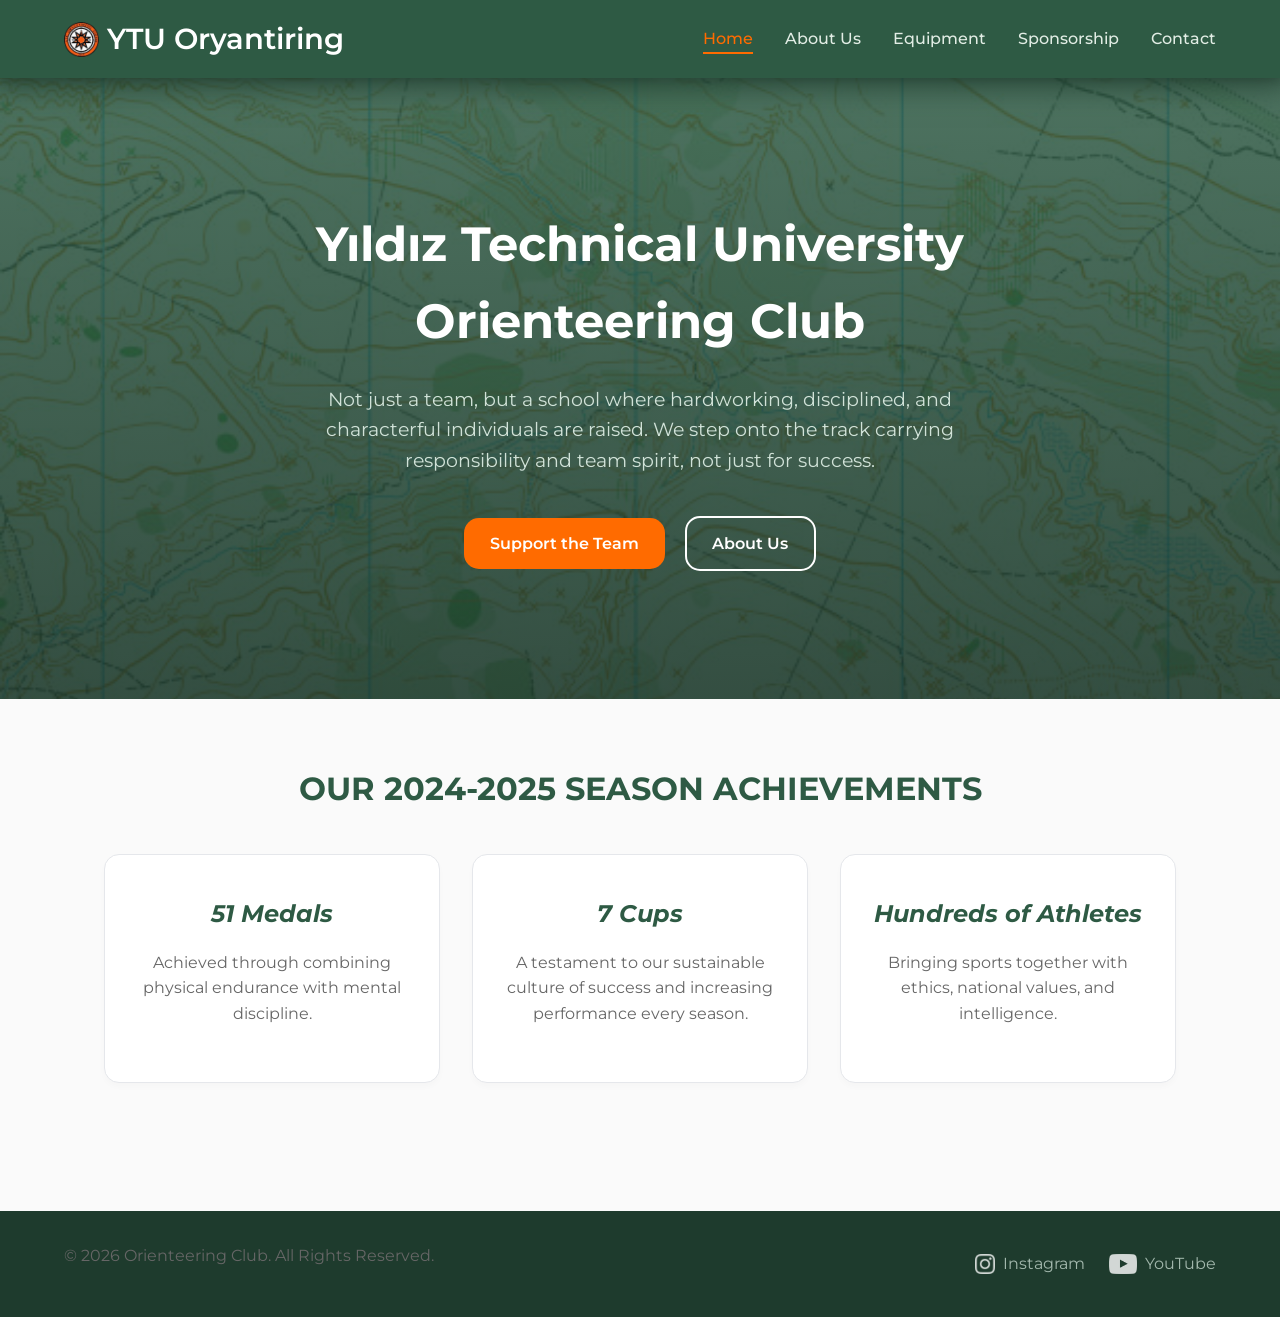
<file: index.html>
<!DOCTYPE html>
<html lang="en">
<head>
    <meta charset="UTF-8">
    <meta name="viewport" content="width=device-width, initial-scale=1.0">
    <meta name="description" content="Welcome to the official Yıldız Technical University Orienteering Team website. Start your navigation journey here.">
    <title>YTU Orienteering Team - Home</title>
    <link rel="stylesheet" href="css/style.css">
</head>
<body>
    <div id="global-header"></div>

    <main id="main-content">
        <section class="hero-section">
            <div class="hero-content">
                <h1>Yıldız Technical University <br> Orienteering Club</h1>
                <p>Not just a team, but a school where hardworking, disciplined, and characterful individuals are raised. We step onto the track carrying responsibility and team spirit, not just for success.</p>
                <a href="sponsorship.html" class="btn btn-primary">Support the Team</a>
                <a href="about.html" class="btn btn-secondary">About Us</a>
            </div>
        </section>

        <section class="features-section">
            <h2>Our 2024-2025 Season Achievements</h2>
            <div class="features-container">
                <div class="feature-card">
                    <h3>51 Medals</h3>
                    <p>Achieved through combining physical endurance with mental discipline.</p>
                </div>
                <div class="feature-card">
                    <h3>7 Cups</h3>
                    <p>A testament to our sustainable culture of success and increasing performance every season.</p>
                </div>
                <div class="feature-card">
                    <h3>Hundreds of Athletes</h3>
                    <p>Bringing sports together with ethics, national values, and intelligence.</p>
                </div>
            </div>
        </section>
    </main>

    <div id="global-footer"></div>
    <script src="js/main.js"></script>
</body>
</html>
</file>
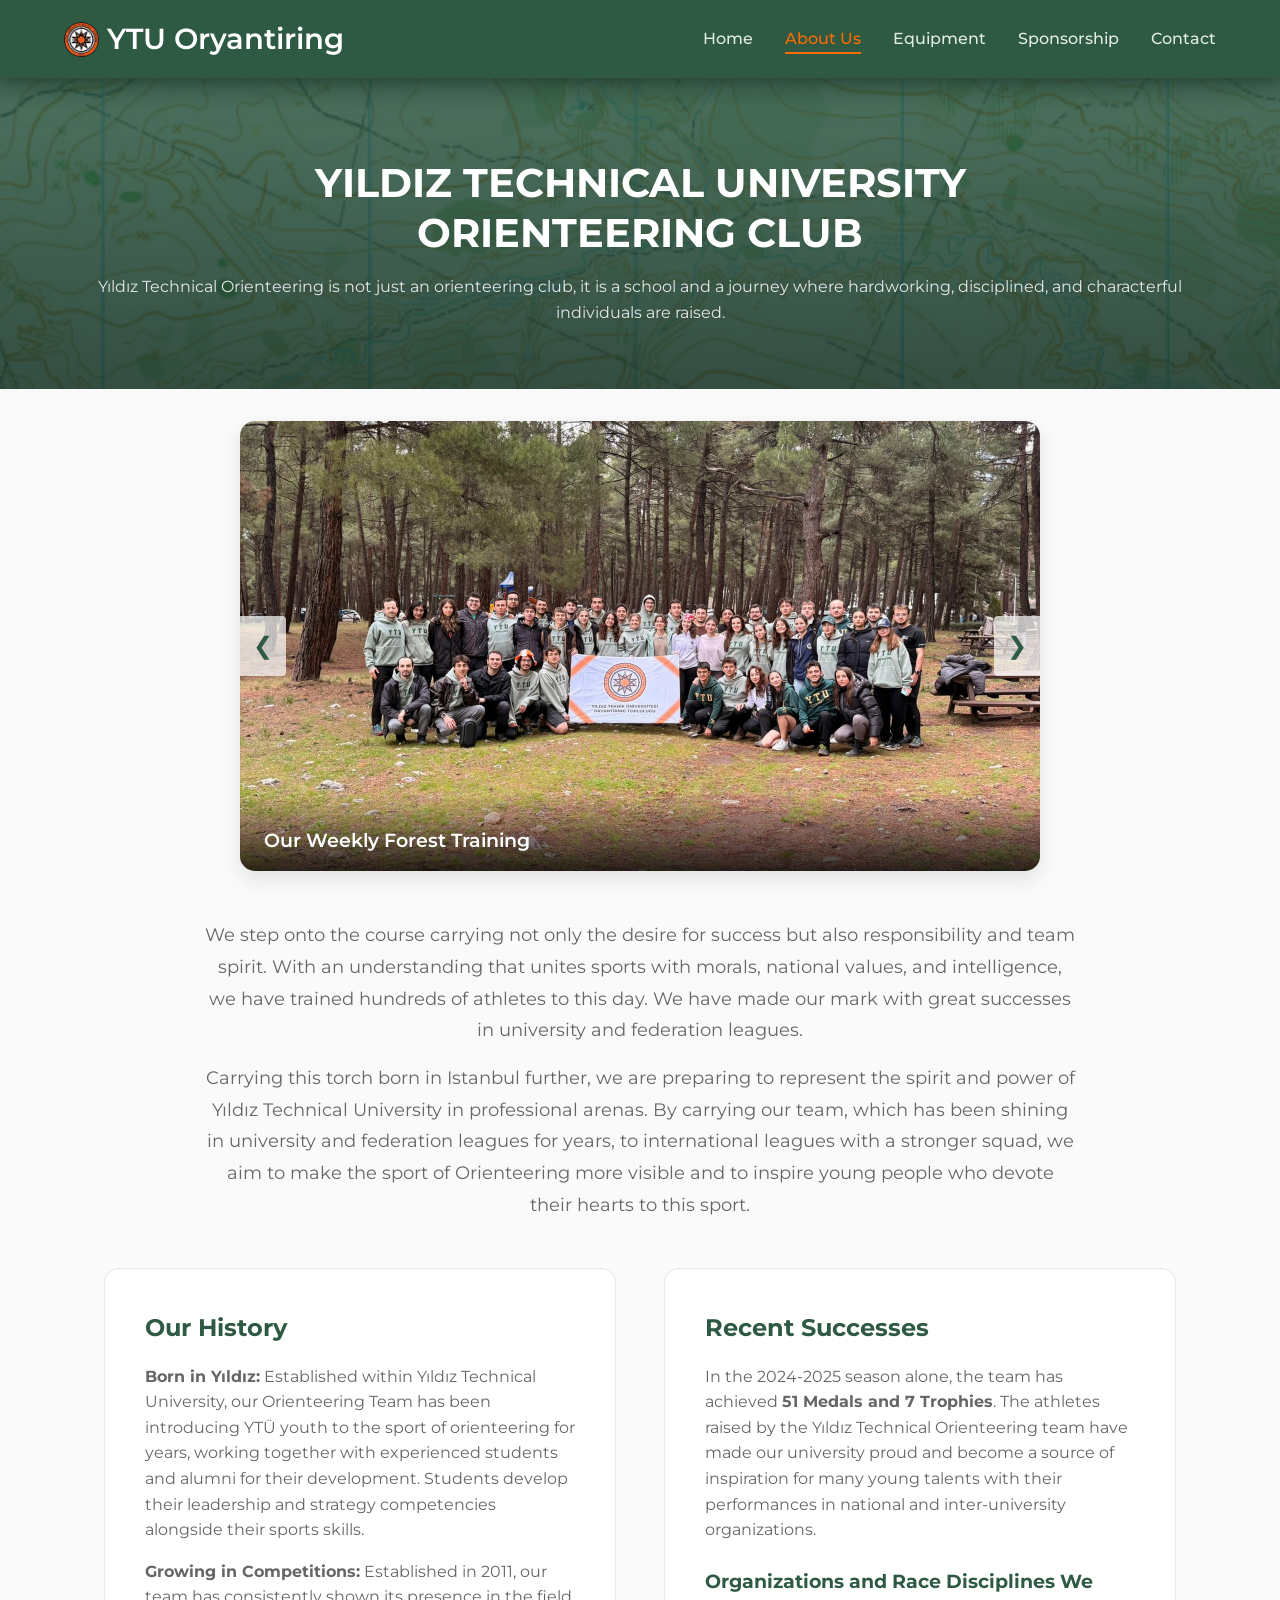
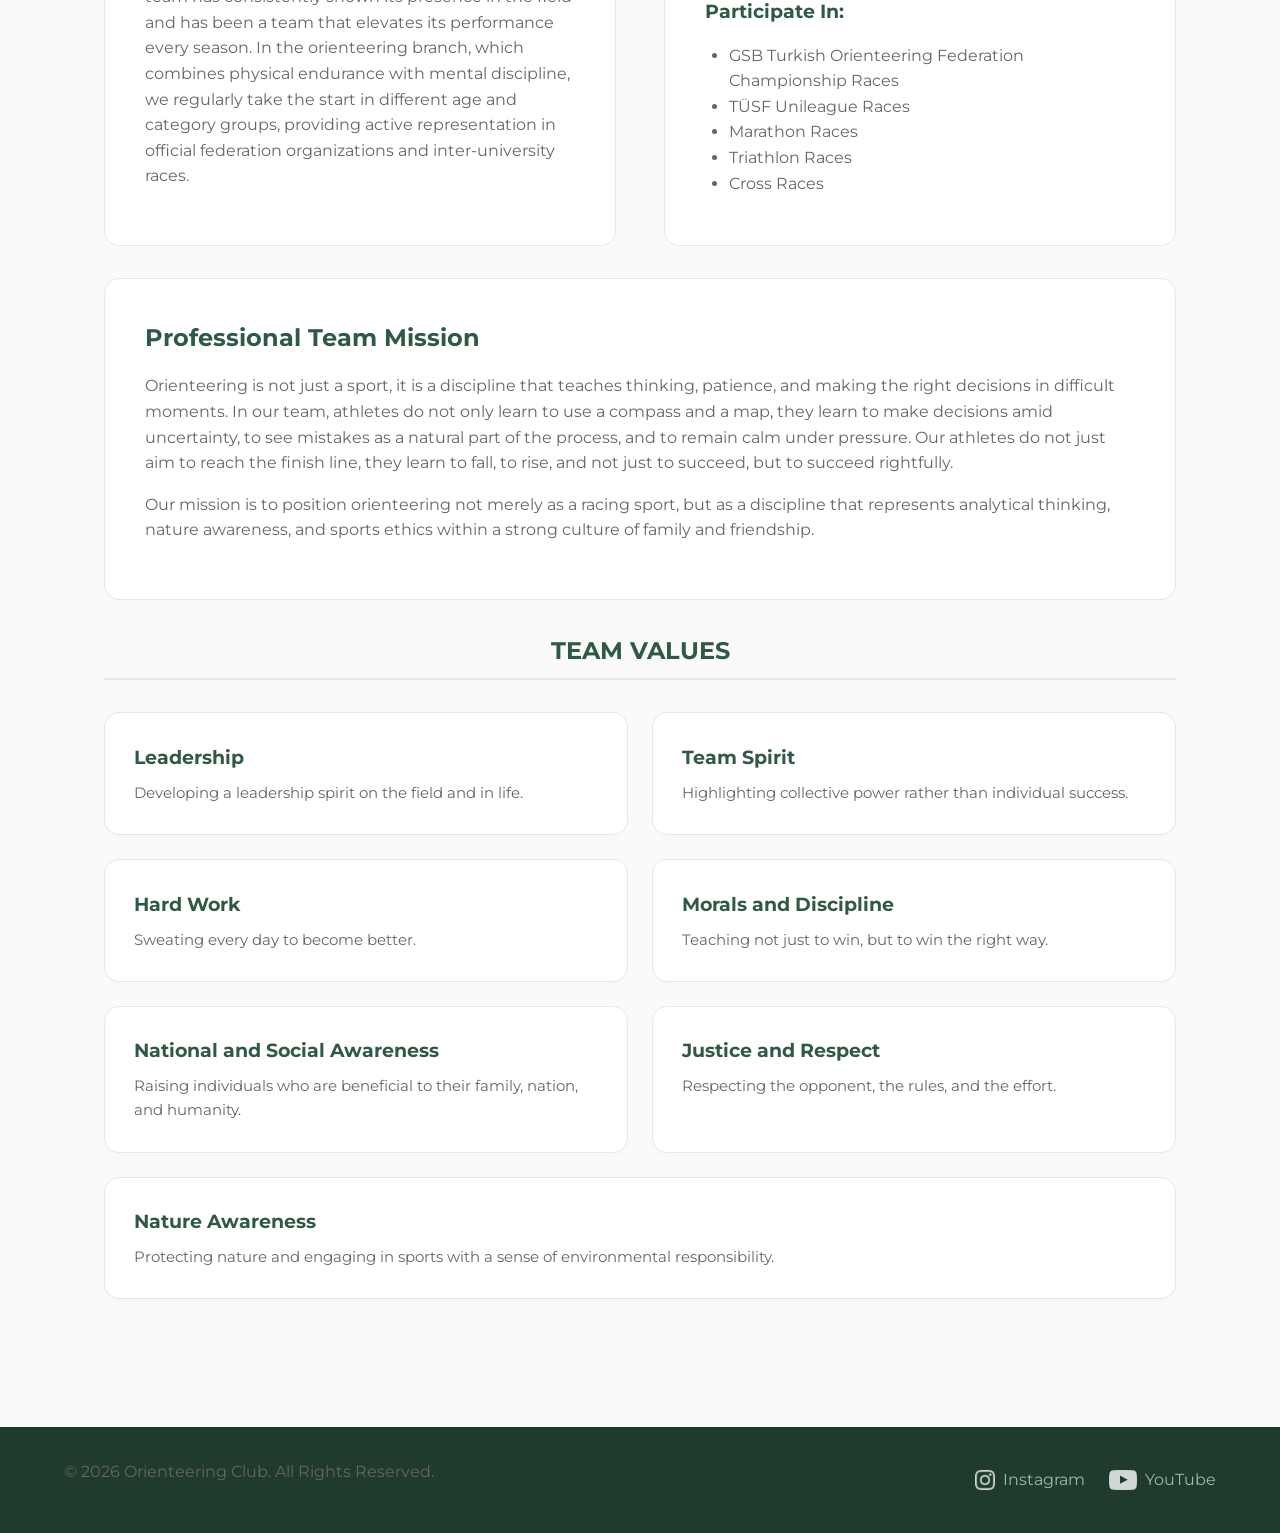
<file: about.html>
<!doctype html>
<html lang="en">
  <head>
    <meta charset="UTF-8" />
    <meta name="viewport" content="width=device-width, initial-scale=1.0" />
    <meta
      name="description"
      content="Learn more about our Orienteering Club, our vision, mission, and the team."
    />
    <title>Orienteering Club - About Us</title>
    <link rel="stylesheet" href="css/style.css" />
  </head>
  <body>
    <div id="global-header"></div>

    <main id="main-content">
      <section class="about-header">
        <h1>Yıldız Technical University <br> Orienteering Club</h1>
        <p>
          Yıldız Technical Orienteering is not just an orienteering club, it is
          a school and a journey where hardworking, disciplined, and
          characterful individuals are raised.
        </p>
      </section>

      <section class="club-gallery">
        <div class="slider-container">
          <div class="slider-wrapper">
            <div class="slide">
              <img
                src="assets/images/team/together.jpeg"
                alt="Our Weekly Forest Training"
              />
              <div class="slide-caption">Our Weekly Forest Training</div>
            </div>
            <div class="slide">
              <img
                src="assets/images/team/ytu-orienting-maps.jpeg"
                alt="Standard IOF Map Briefing"
              />
              <div class="slide-caption">Standard IOF Map Briefing</div>
            </div>
            <div class="slide">
              <img
                src="assets/images/team/champion.png"
                alt="National Championship Winners"
              />
              <div class="slide-caption">National Championship Winners</div>
            </div>
            <div class="slide">
              <img
                src="assets/images/team/event-team.jpeg"
                alt="We Are Ready For The Race!"
              />
              <div class="slide-caption">We Are Ready For The Race!</div>
            </div>
            <div class="slide">
              <img
                src="assets/images/team/stand-day.jpeg"
                alt="Meet us at Stand Day"
              />
              <div class="slide-caption">Meet us at Stand Day</div>
            </div>
          </div>
          <button class="slider-btn btn-left" aria-label="Previous Slide">
            ❮
          </button>
          <button class="slider-btn btn-right" aria-label="Next Slide">
            ❯
          </button>
        </div>
      </section>

      <section class="page-intro">
        <p>
          We step onto the course carrying not only the desire for success but
          also responsibility and team spirit. With an understanding that unites
          sports with morals, national values, and intelligence, we have trained
          hundreds of athletes to this day. We have made our mark with great
          successes in university and federation leagues.
        </p>
        <p>
          Carrying this torch born in Istanbul further, we are preparing to
          represent the spirit and power of Yıldız Technical University in
          professional arenas. By carrying our team, which has been shining in
          university and federation leagues for years, to international leagues
          with a stronger squad, we aim to make the sport of Orienteering more
          visible and to inspire young people who devote their hearts to this
          sport.
        </p>
      </section>

      <section class="vision-mission">
        <div class="vision">
          <h2>Our History</h2>
          <p>
            <strong>Born in Yıldız:</strong> Established within Yıldız Technical
            University, our Orienteering Team has been introducing YTÜ youth to
            the sport of orienteering for years, working together with
            experienced students and alumni for their development. Students
            develop their leadership and strategy competencies alongside their
            sports skills.
          </p>
          <p>
            <strong>Growing in Competitions:</strong> Established in 2011, our
            team has consistently shown its presence in the field and has been a
            team that elevates its performance every season. In the orienteering
            branch, which combines physical endurance with mental discipline, we
            regularly take the start in different age and category groups,
            providing active representation in official federation organizations
            and inter-university races.
          </p>
        </div>

        <div class="mission">
          <h2>Recent Successes</h2>
          <p>
            In the 2024-2025 season alone, the team has achieved
            <strong>51 Medals and 7 Trophies</strong>. The athletes raised by
            the Yıldız Technical Orienteering team have made our university
            proud and become a source of inspiration for many young talents with
            their performances in national and inter-university organizations.
          </p>

          <h3 class="org-list-title">
            Organizations and Race Disciplines We Participate In:
          </h3>
          <ul class="org-list">
            <li>GSB Turkish Orienteering Federation Championship Races</li>
            <li>TÜSF Unileague Races</li>
            <li>Marathon Races</li>
            <li>Triathlon Races</li>
            <li>Cross Races</li>
          </ul>
        </div>
      </section>

      <section class="vision-mission">
        <div class="vision vision-full">
          <h2>Professional Team Mission</h2>
          <p>
            Orienteering is not just a sport, it is a discipline that teaches
            thinking, patience, and making the right decisions in difficult
            moments. In our team, athletes do not only learn to use a compass
            and a map, they learn to make decisions amid uncertainty, to see
            mistakes as a natural part of the process, and to remain calm under
            pressure. Our athletes do not just aim to reach the finish line,
            they learn to fall, to rise, and not just to succeed, but to succeed
            rightfully.
          </p>
          <p>
            Our mission is to position orienteering not merely as a racing
            sport, but as a discipline that represents analytical thinking,
            nature awareness, and sports ethics within a strong culture of
            family and friendship.
          </p>
        </div>
      </section>

      <section class="team-values">
            <h2 class="section-border-title">Team Values</h2>
            
            <dl class="definition-list-container">
                <div class="dl-group">
                    <dt><strong>Leadership</strong></dt>
                    <dd>Developing a leadership spirit on the field and in life.</dd>
                </div>

                <div class="dl-group">
                    <dt><strong>Team Spirit</strong></dt>
                    <dd>Highlighting collective power rather than individual success.</dd>
                </div>

                <div class="dl-group">
                    <dt><strong>Hard Work</strong></dt>
                    <dd>Sweating every day to become better.</dd>
                </div>

                <div class="dl-group">
                    <dt><strong>Morals and Discipline</strong></dt>
                    <dd>Teaching not just to win, but to win the right way.</dd>
                </div>

                <div class="dl-group">
                    <dt><strong>National and Social Awareness</strong></dt>
                    <dd>Raising individuals who are beneficial to their family, nation, and humanity.</dd>
                </div>

                <div class="dl-group">
                    <dt><strong>Justice and Respect</strong></dt>
                    <dd>Respecting the opponent, the rules, and the effort.</dd>
                </div>

                <div class="dl-group">
                    <div class="dl-group-inner-full">
                        <dt><strong>Nature Awareness</strong></dt>
                        <dd>Protecting nature and engaging in sports with a sense of environmental responsibility.</dd>
                    </div>
                </div>
            </dl>
        </section>
    </main>

    <div id="global-footer"></div>
    <script src="js/main.js"></script>
  </body>
</html>
</file>
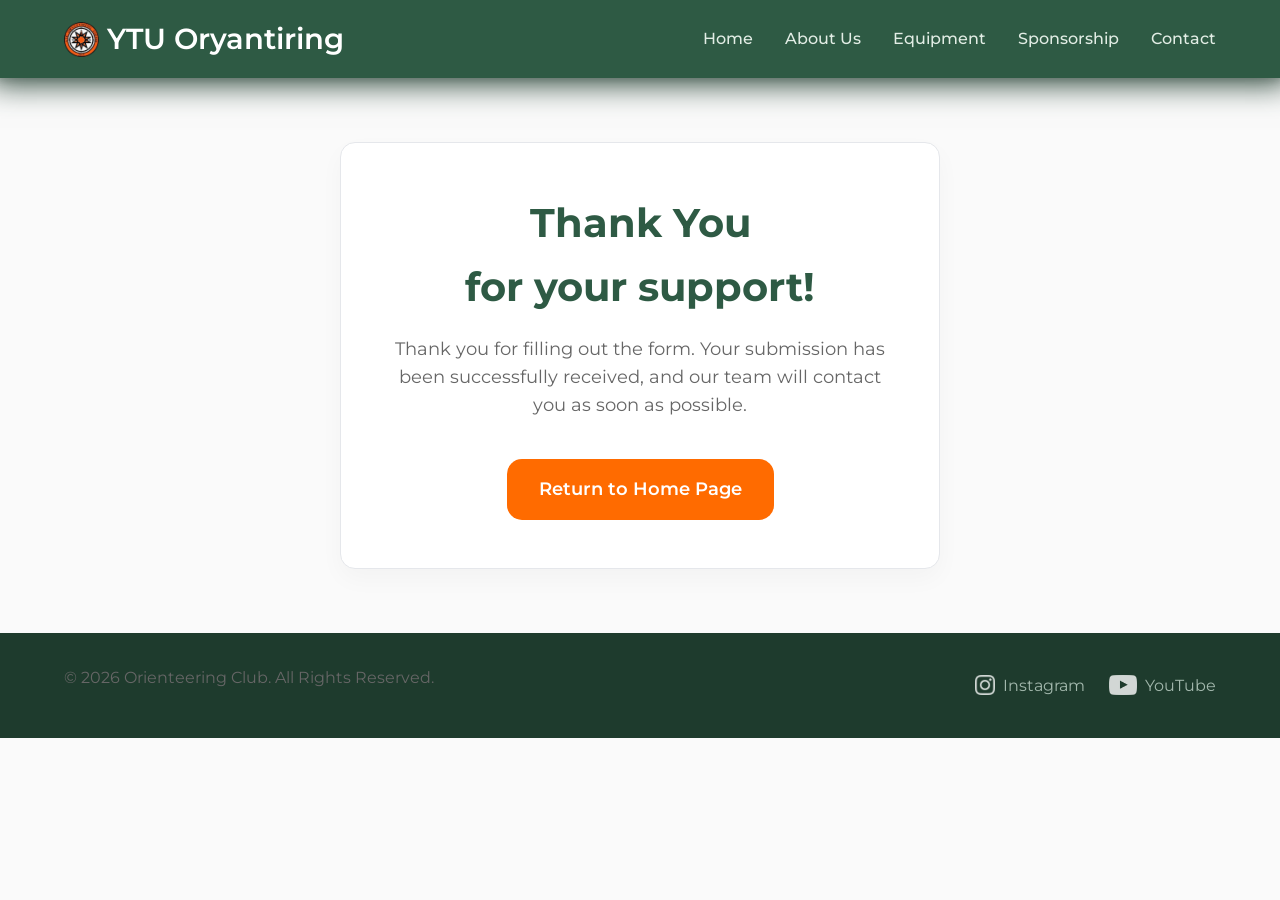
<file: confirmation.html>
<!DOCTYPE html>
<html lang="en">
<head>
    <meta charset="UTF-8">
    <meta name="viewport" content="width=device-width, initial-scale=1.0">
    <meta name="description" content="Thank you for your submission. Our team will contact you shortly.">
    <title>Orienteering Club - Confirmation</title>
    <link rel="stylesheet" href="css/style.css">
</head>
<body>
    <div id="global-header"></div>

    <main id="main-content-confirm">
        <section class="thank-you-section">
            <h1 class="thank-you-title">Thank You <br>for your support!</h1>
            <p class="thank-you-desc">
                Thank you for filling out the form. Your submission has been successfully received, and our team will contact you as soon as possible.
            </p>
            <a href="index.html" class="btn btn-primary btn-large">Return to Home Page</a>
        </section>
    </main>

    <div id="global-footer"></div>
    <script src="js/main.js"></script>
</body>
</html>
</file>
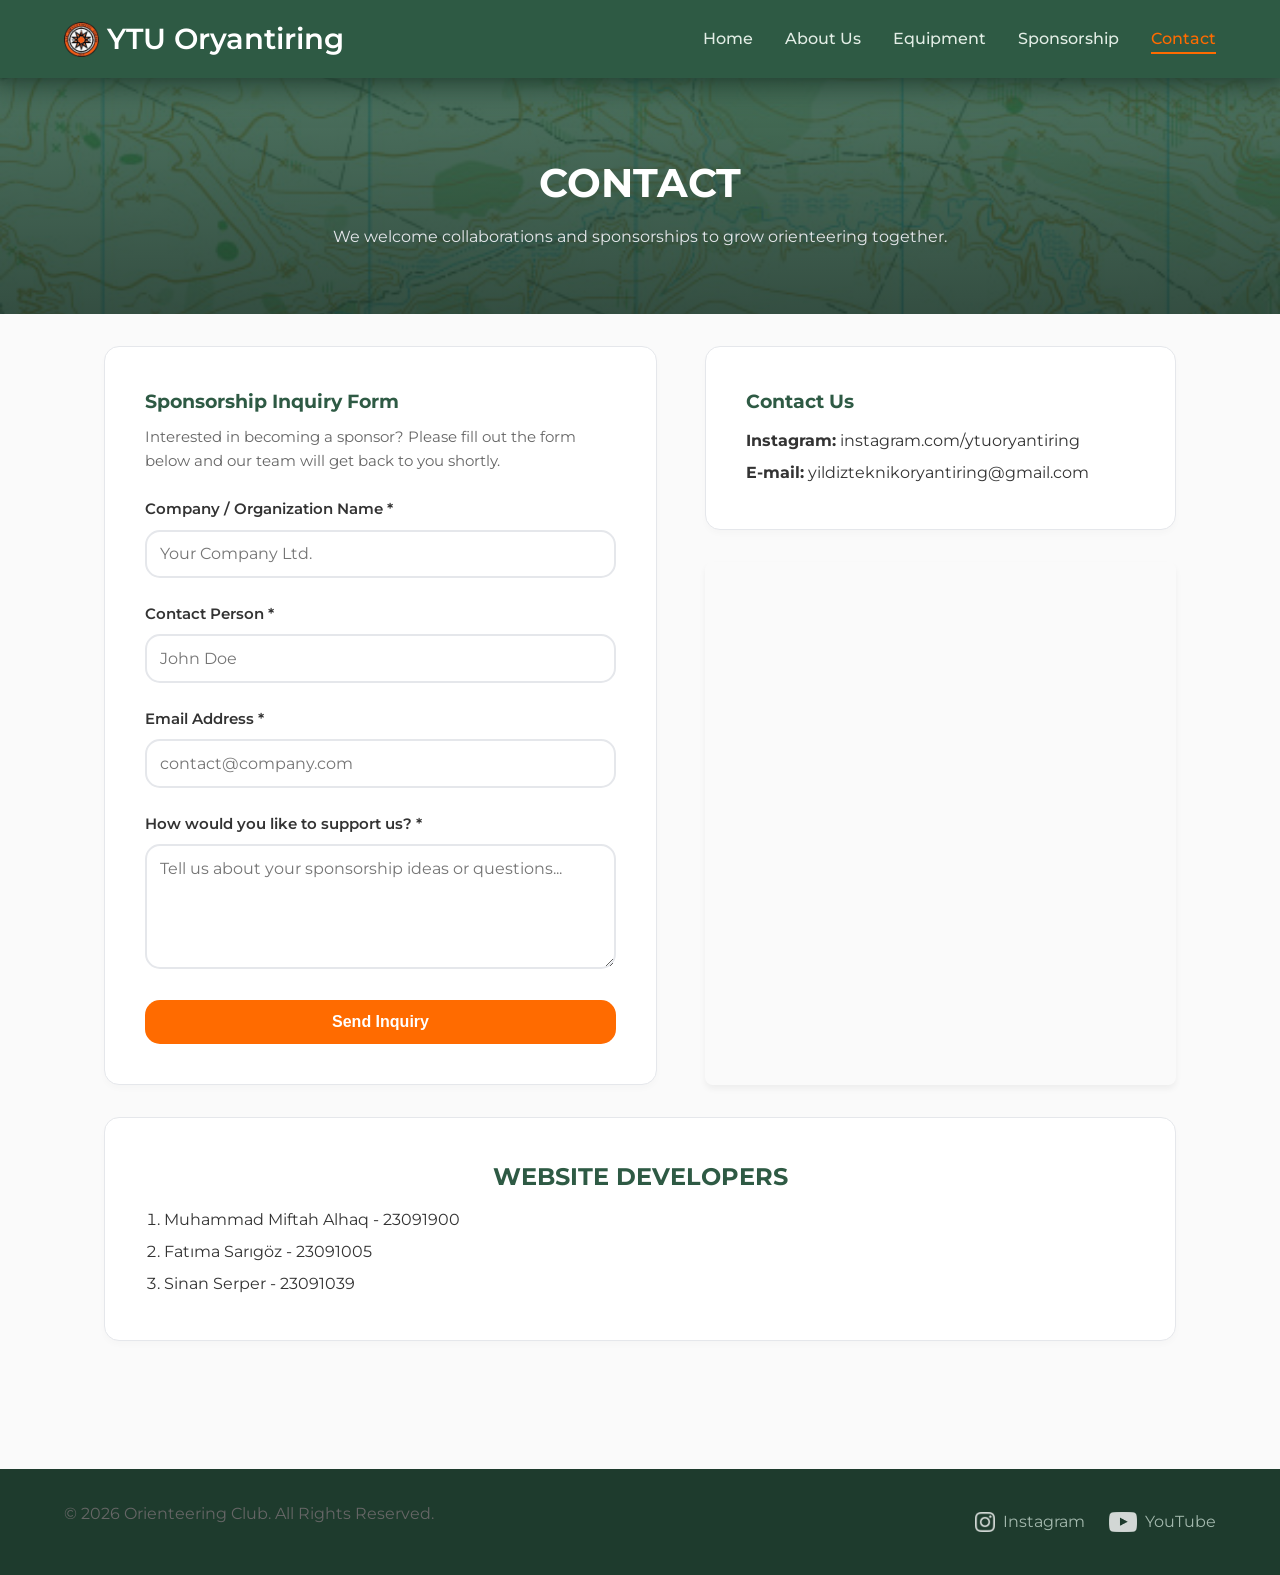
<file: contact.html>
<!doctype html>
<html lang="en">
  <head>
    <meta charset="UTF-8" />
    <meta name="viewport" content="width=device-width, initial-scale=1.0" />
    <meta
      name="description"
      content="Get in touch with the club coordinators for questions and sponsorships."
    />
    <title>Orienteering Club - Contact Us</title>
    <link rel="stylesheet" href="css/style.css" />
  </head>
  <body>
    <div id="global-header"></div>

    <main id="main-content">
      <section class="contact-header">
        <h1>Contact</h1>
        <p>
          We welcome collaborations and sponsorships to grow orienteering
          together.
        </p>
      </section>

      <section class="contact-container">
        <div class="contact-form-placeholder">
          <h3 class="contact-form-title">Sponsorship Inquiry Form</h3>
          <p class="contact-form-desc">
            Interested in becoming a sponsor? Please fill out the form below and
            our team will get back to you shortly.
          </p>

          <form id="sponsorship-form">
            <div class="form-group">
              <label for="company-name">Company / Organization Name *</label>
              <input
                type="text"
                id="company-name"
                name="company-name"
                required
                placeholder="Your Company Ltd."
              />
            </div>
            <div class="form-group">
              <label for="contact-name">Contact Person *</label>
              <input
                type="text"
                id="contact-name"
                name="contact-name"
                required
                placeholder="John Doe"
              />
            </div>
            <div class="form-group">
              <label for="contact-email">Email Address *</label>
              <input
                type="email"
                id="contact-email"
                name="contact-email"
                required
                placeholder="contact@company.com"
              />
            </div>
            <div class="form-group">
              <label for="sponsorship-message"
                >How would you like to support us? *</label
              >
              <textarea
                id="sponsorship-message"
                name="sponsorship-message"
                rows="5"
                required
                placeholder="Tell us about your sponsorship ideas or questions..."
              ></textarea>
            </div>
            <button type="submit" class="btn btn-primary btn-full">
              Send Inquiry
            </button>
          </form>
        </div>

        <div class="contact-info">
          <div class="contact-info-card">
            <h3 class="contact-form-title">Contact Us</h3>
            <ul class="contact-list">
              <li>
                <strong>Instagram:</strong>
                <a
                  href="https://instagram.com/ytuoryantiring"
                  target="_blank"
                  rel="noopener noreferrer"
                  class="contact-link"
                  >instagram.com/ytuoryantiring</a
                >
              </li>
              <li>
                <strong>E-mail:</strong>
                <a
                  href="mailto:yildizteknikoryantiring@gmail.com"
                  class="contact-link"
                  >yildizteknikoryantiring@gmail.com</a
                >
              </li>
            </ul>
          </div>

          <div class="map-container">
            <iframe
              src="https://www.google.com/maps/embed?pb=!1m18!1m12!1m3!1d3010.518105742618!2d28.8879105!3d41.0253457!2m3!1f0!2f0!3f0!3m2!1i1024!2i768!4f13.1!3m3!1m2!1s0x14cabb7abf29ba35%3A0xc98f44e9057c125c!2zWcSxbGTEsXogVGVrbmlrIMOcbml2ZXJzaXRlc2k!5e0!3m2!1sen!2str!4v1700000000000!5m2!1sen!2str"
              class="map-iframe"
              allowfullscreen=""
              loading="lazy"
              referrerpolicy="no-referrer-when-downgrade"
            ></iframe>
          </div>
        </div>
      </section>
      <div class="developer-info">
        <div class="developer-info-card">
          <h3 class="contact-form-title">Website Developers</h3>
          <ol class="dev-list-container">
            <li class="developer-item">Muhammad Miftah Alhaq - 23091900</li>
            <li class="developer-item">Fatıma Sarıgöz - 23091005</li>
            <li class="developer-item">Sinan Serper - 23091039</li>
          </ol>
        </div>
      </div>
    </main>

    <div id="global-footer"></div>
    <script src="js/main.js"></script>
  </body>
</html>
</file>
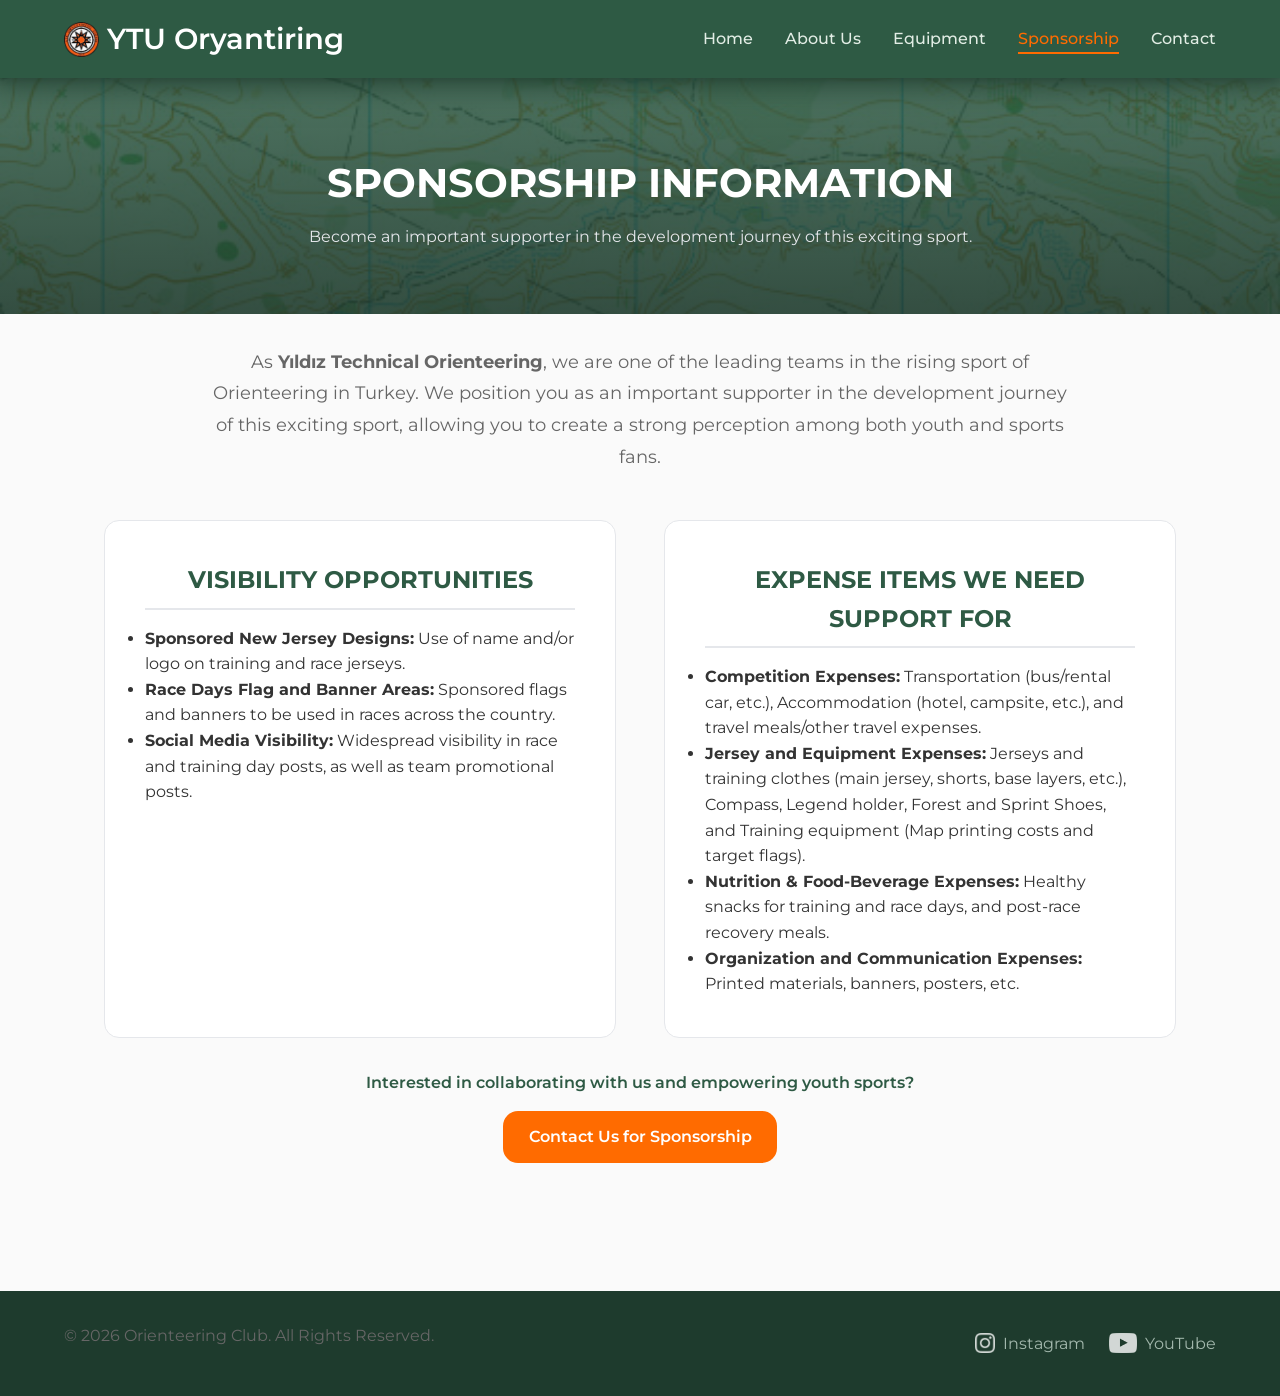
<file: sponsorship.html>
<!DOCTYPE html>
<html lang="en">
<head>
    <meta charset="UTF-8">
    <meta name="viewport" content="width=device-width, initial-scale=1.0">
    <meta name="description" content="Explore club sponsorship plans and benefits of joining us.">
    <title>Orienteering Club - Sponsorship Info</title>
    <link rel="stylesheet" href="css/style.css">
</head>
<body>
    <div id="global-header"></div>

    <main id="main-content">
        <section class="membership-header">
            <h1>Sponsorship Information</h1>
            <p>Become an important supporter in the development journey of this exciting sport.</p>
        </section>

        <section class="page-intro">
            <p>As <strong>Yıldız Technical Orienteering</strong>, we are one of the leading teams in the rising sport of Orienteering in Turkey. We position you as an important supporter in the development journey of this exciting sport, allowing you to create a strong perception among both youth and sports fans.</p>
        </section>

        <section class="vision-mission">
            <div class="vision">
                <h2 class="section-border-title">Visibility Opportunities</h2>
                <ul class="nested-list-container">
                    <li><strong>Sponsored New Jersey Designs:</strong> Use of name and/or logo on training and race jerseys.</li>
                    <li><strong>Race Days Flag and Banner Areas:</strong> Sponsored flags and banners to be used in races across the country.</li>
                    <li><strong>Social Media Visibility:</strong> Widespread visibility in race and training day posts, as well as team promotional posts.</li>
                </ul>
            </div>
            
            <div class="mission">
                <h2 class="section-border-title">Expense Items We Need Support For</h2>
                <ul class="nested-list-container">
                    <li><strong>Competition Expenses:</strong> Transportation (bus/rental car, etc.), Accommodation (hotel, campsite, etc.), and travel meals/other travel expenses.</li>
                    <li><strong>Jersey and Equipment Expenses:</strong> Jerseys and training clothes (main jersey, shorts, base layers, etc.), Compass, Legend holder, Forest and Sprint Shoes, and Training equipment (Map printing costs and target flags).</li>
                    <li><strong>Nutrition & Food-Beverage Expenses:</strong> Healthy snacks for training and race days, and post-race recovery meals.</li>
                    <li><strong>Organization and Communication Expenses:</strong> Printed materials, banners, posters, etc.</li>
                </ul>
            </div>
        </section>

        <div class="cta-container-bottom">
            <p class="cta-text">Interested in collaborating with us and empowering youth sports?</p>
            <a href="contact.html" class="btn btn-primary">Contact Us for Sponsorship</a>
        </div>
    </main>

    <div id="global-footer"></div>
    <script src="js/main.js"></script>
</body>
</html>
</file>
<file: css/style.css>
@import url("https://fonts.googleapis.com/css2?family=Montserrat:ital,wght@0,300;0,400;0,500;0,600;0,700;1,400&display=swap");

:root {
  --primary-color: #2e5a44;
  --primary-dark: #1e3b2d;
  --accent-color: #ff6b00;
  --accent-hover: #e05e00;
  --bg-color: #fafafa;
  --surface-color: #ffffff;
  --text-color: #333333;
  --text-muted: #666666;
  --border-color: #e5e7eb;

  --font-main: "Montserrat", system-ui, -apple-system, sans-serif;
  --border-radius: 15px;
  --transition-speed: 0.3s;
  --max-width: 1200px;
}

* {
  margin: 0;
  padding: 0;
  box-sizing: border-box;
}

body {
  font-family: var(--font-main);
  background-color: var(--bg-color);
  color: var(--text-color);
  line-height: 1.6;
  display: flex;
  flex-direction: column;
  min-height: 100vh;
}

#main-content {
  flex: 1;
  padding-bottom: 4rem;
}

h1,
h2,
h3,
h4 {
  color: var(--primary-color);
  margin-bottom: 1rem;
  font-weight: 700;
}

p {
  margin-bottom: 1rem;
  color: var(--text-muted);
}

/* BUTTONS & TEXT */
.btn {
  display: inline-block;
  padding: 0.8rem 1.6rem;
  font-size: 1rem;
  font-weight: 600;
  text-decoration: none;
  border-radius: var(--border-radius);
  transition:
    background var(--transition-speed),
    transform var(--transition-speed);
  cursor: pointer;
  border: none;
  text-align: center;
}

.btn-primary {
  background-color: var(--accent-color);
  color: white;
}
.btn-primary:hover {
  background-color: var(--accent-hover);
  transform: translateY(-2px);
}
.btn-secondary {
  background-color: transparent;
  color: white;
  border: 2px solid white;
  margin-left: 1rem;
}
.btn-secondary:hover {
  background-color: white;
  color: var(--primary-color);
  transform: translateY(-2px);
}
.btn-full {
  width: 100%;
}
.btn-large {
  padding: 1rem 2rem;
  font-size: 1.1rem;
}

.about-header,
.tools-intro,
.membership-header,
.contact-header {
  text-align: center;
  padding: 5rem 5% 3rem;
  background: linear-gradient(135deg, #f0f4f1 0%, #e2ede5 100%);
  margin-bottom: 2rem;
  background:
    linear-gradient(rgba(46, 90, 68, 0.85), rgba(30, 59, 45, 0.9)),
    url("../assets/images/main-background.jpg") no-repeat center / cover;
}

.about-header h1,
.tools-intro h1,
.membership-header h1,
.contact-header h1 {
  font-size: 2.5rem;
  text-transform: uppercase;
  color: white;
  line-height: 125%;
}

.about-header p,
.tools-intro p,
.membership-header p,
.contact-header p {
  color: var(--border-color);
}
.section-border-title {
  color: var(--primary-color);
  border-bottom: 2px solid var(--border-color);
  padding-bottom: 0.5rem;
  font-size: 1.5rem;
  text-align: center;
  text-transform: uppercase;
}
.page-intro {
  max-width: 1000px;
  margin: 0 auto 3rem;
  padding: 0 5%;
  text-align: center;
  font-size: 1.1rem;
  line-height: 1.8;
}

/* HEADERS & NAVBAR */
#global-header {
  position: sticky;
  top: 0;
  z-index: 1000;
  box-shadow: 0px -5px 30px 10px var(--primary-dark);
}

header {
  background-color: var(--primary-color);
  padding: 1rem 5%;
  display: flex;
  justify-content: space-between;
  align-items: center;
  box-shadow: 0 4px 6px rgba(0, 0, 0, 0.05);
}

.navbar-logo a {
  color: white;
  text-decoration: none;
  font-size: 1.8rem;
  font-weight: 600;
  display: flex;
  align-items: center;
  gap: 0.5rem;
}

.nav-logo-img {
  width: 35px;
}
.nav-links {
  list-style: none;
  display: flex;
  gap: 2rem;
}
.nav-links a {
  color: #e2ede5;
  text-decoration: none;
  font-weight: 500;
  font-size: 1rem;
  transition: color var(--transition-speed);
}
.nav-links a:hover {
  color: var(--accent-color);
}

.hamburger-menu {
  display: none;
  background: none;
  border: none;
  cursor: pointer;
}
.hamburger-menu span {
  display: block;
  width: 25px;
  height: 3px;
  background-color: white;
  margin: 5px 0;
  transition: var(--transition-speed);
}

/* HERO & FEATURES */
.hero-section {
  background:
    linear-gradient(rgba(46, 90, 68, 0.85), rgba(30, 59, 45, 0.9)),
    url("../assets/images/main-background.jpg") no-repeat center / cover;
  color: white;
  padding: 8rem 5%;
  text-align: center;
}

.hero-content {
  max-width: var(--max-width);
  margin: 0 auto;
}
.hero-content h1 {
  color: white;
  font-size: 3rem;
  margin-bottom: 1.5rem;
}
.hero-content p {
  color: #d1e2d8;
  font-size: 1.2rem;
  max-width: 700px;
  margin: 0 auto 2.5rem;
}

.features-section {
  max-width: var(--max-width);
  margin: 4rem auto;
  padding: 0 5%;
  text-align: center;
}
.features-container {
  display: flex;
  gap: 2rem;
  margin-top: 2.5rem;
}

.features-section h2 {
  font-size: 200%;
  text-decoration: double;
  text-transform: uppercase;
}

.feature-card h3 {
  font-size: 150%;
  font-style: italic;
}

.feature-card {
  background-color: var(--surface-color);
  padding: 2.5rem 1.5rem;
  border-radius: var(--border-radius);
  flex: 1;
  box-shadow: 0 4px 6px rgba(0, 0, 0, 0.02);
  border: 1px solid var(--border-color);
}

.feature-card:hover {
  box-shadow: 0px 0px 15px 0px var(--text-color);
  position: sticky;
  transform: translateY(-2px);
}

/* LAYOUTS, IMAGE SLIDER, & FORMS */
.vision-mission,
.contact-container {
  max-width: var(--max-width);
  margin: 2rem auto;
  padding: 0 5%;
  display: flex;
  gap: 3rem;
}
.vision,
.mission {
  background: var(--surface-color);
  padding: 2.5rem;
  border-radius: var(--border-radius);
  flex: 1;
  border: 1px solid var(--border-color);
}
.vision-full {
  flex: 100%;
}
.org-list-title {
  margin-top: 1.5rem;
  color: var(--primary-color);
}
.org-list {
  margin-left: 1.5rem;
  line-height: 1.6;
  color: var(--text-muted);
}
.team-values {
  max-width: 1200px;
  margin: 0 auto 4rem;
  padding: 0 5%;
}

.definition-list-container {
  margin-top: 2rem;
  display: grid;
  grid-template-columns: repeat(auto-fit, minmax(450px, 1fr));
  gap: 1.5rem;
}

.dl-group {
  background-color: var(--surface-color);
  padding: 1.8rem;
  border-radius: var(--border-radius);
  border: 1px solid var(--border-color);
  box-shadow: 0 4px 6px rgba(0, 0, 0, 0.01);
  transition: transform var(--transition-speed), box-shadow var(--transition-speed);
}

.dl-group:hover {
  transform: translateY(-3px);
  box-shadow: 0 6px 12px rgba(46, 90, 68, 0.05);
  border-color: #e2ede5;
}

.definition-list-container dt {
  font-size: 1.2rem;
  color: var(--primary-color);
  margin-bottom: 0.5rem;
}

.definition-list-container dd {
  color: var(--text-muted);
  font-size: 0.95rem;
  margin-left: 0;
}

.dl-group:last-child {
  grid-column: 1 / -1;
}

@media screen and (max-width: 768px) {
  .definition-list-container {
    grid-template-columns: 1fr; 
    gap: 1rem;
  }
  
  .dl-group {
    padding: 1.2rem;
  }
}


.cta-container-bottom {
  margin-bottom: 4rem;
  text-align: center;
}
.cta-text {
  margin-bottom: 1rem;
  font-weight: 600;
  color: var(--primary-color);
}

.club-gallery {
  max-width: var(--max-width);
  margin: 0 auto 3rem;
  padding: 0 5%;
}
.slider-container {
  position: relative;
  max-width: 800px;
  margin: 0 auto;
  overflow: hidden;
  border-radius: var(--border-radius);
  box-shadow: 0 8px 20px rgba(0, 0, 0, 0.1);
}
.slider-wrapper {
  display: flex;
  width: 500%;
  transition: transform 0.6s cubic-bezier(0.25, 1, 0.5, 1);
}
.slide {
  width: 25%;
  position: relative;
  height: 450px;
}
.slide img {
  width: 100%;
  height: 100%;
  object-fit: cover;
}
.slide-caption {
  position: absolute;
  bottom: 0;
  left: 0;
  right: 0;
  background: linear-gradient(transparent, rgba(0, 0, 0, 0.8));
  color: white;
  padding: 2rem 1.5rem 1rem;
  font-size: 1.2rem;
  font-weight: 600;
  text-align: left;
}
.slider-btn {
  position: absolute;
  top: 50%;
  transform: translateY(-50%);
  background-color: rgba(255, 255, 255, 0.7);
  color: var(--primary-color);
  border: none;
  font-size: 1.5rem;
  padding: 1rem 0.8rem;
  cursor: pointer;
  border-radius: 0 4px 4px 0;
  transition:
    background-color var(--transition-speed),
    color var(--transition-speed);
  z-index: 10;
}
.slider-btn:hover {
  background-color: var(--primary-color);
  color: white;
}
.btn-left {
  left: 0;
}
.btn-right {
  right: 0;
  border-radius: 4px 0 0 4px;
}

.contact-info,
.contact-form-placeholder {
  flex: 1;
}
.contact-form-placeholder,
.contact-info-card {
  background-color: var(--surface-color);
  padding: 2.5rem;
  border-radius: var(--border-radius);
  border: 1px solid var(--border-color);
  box-shadow: 0 4px 6px rgba(0, 0, 0, 0.02);
}
.contact-info {
  display: flex;
  flex-direction: column;
}
.developer-info {
  max-width: var(--max-width);
  margin: 0 auto 4rem;
  padding: 0 5%;
  width: 100%;
}

.developer-info-card:hover {
  box-shadow: 0px 0px 15px 0px var(--text-color);
  position: sticky;
  transform: translateY(-2px);
}

.developer-info h3 {
  text-transform: uppercase;
  text-align: center;
  font-size: 150%;
}

.developer-info-card {
  background-color: var(--surface-color);
  padding: 2.5rem;
  border-radius: var(--border-radius);
  border: 1px solid var(--border-color);
  box-shadow: 0 4px 6px rgba(0, 0, 0, 0.02);
}

.dev-list-container {
  padding-left: 1.2rem;
  line-height: 2;
}

.developer-item ol {
  list-style: upper-roman;
  color: var(--text-color);
  font-size: 1rem;
  font-weight: 500;
  margin-bottom: 0.5rem;
  transition: color var(--transition-speed);
}

.contact-form-title {
  margin-bottom: 0.5rem;
}
.contact-form-desc {
  margin-bottom: 1.5rem;
  font-size: 0.95rem;
}
.form-group {
  margin-bottom: 1.5rem;
}
.form-group label {
  display: block;
  margin-bottom: 0.5rem;
  font-weight: 600;
  font-size: 0.95rem;
}
.form-group input,
.form-group textarea {
  width: 100%;
  padding: 0.8rem;
  border: 2px solid var(--border-color);
  border-radius: var(--border-radius);
  font-family: var(--font-main);
  font-size: 1rem;
  transition: border-color var(--transition-speed);
}
.form-group input:focus,
.form-group textarea:focus {
  outline: none;
  border-color: var(--primary-color);
}
.contact-list {
  list-style: none;
  padding: 0;
  line-height: 2;
}
.contact-link {
  color: var(--text-color);
  text-decoration: none;
  transition: color 0.3s;
}
.contact-link:hover {
  color: var(--accent-color);
}
.map-container {
  margin-top: 2rem;
  flex-grow: 1;
}
.map-iframe {
  border: 0;
  border-radius: 8px;
  min-height: 300px;
  box-shadow: 0 4px 6px rgba(0, 0, 0, 0.05);
  width: 100%;
  height: 100%;
}

.thank-you-section {
  text-align: center;
  max-width: 600px;
  margin: 4rem auto;
  background: var(--surface-color);
  padding: 3rem 2.5rem;
  border-radius: var(--border-radius);
  box-shadow: 0 10px 25px rgba(0, 0, 0, 0.03);
  border: 1px solid var(--border-color);
}

.thank-you-section:hover {
  box-shadow: 0px 0px 15px 0px var(--primary-dark);
  position: sticky;
  transform: translateY(-2px);
}

.thank-you-title {
  color: var(--primary-color);
  font-size: 2.5rem;
  margin-bottom: 1rem;
}
.thank-you-desc {
  font-size: 1.1rem;
  color: var(--text-muted);
  margin-bottom: 2.5rem;
  line-height: 1.6;
}

/* EQUIPMENT TABLE MODULAR SLIDE-DOWN ANIMATION */
.equipment-table-container {
  max-width: 900px;
  margin: 0 auto 4rem;
  padding: 0 5%;
  overflow-x: auto;
}
.equipment-table {
  width: 100%;
  border-collapse: collapse;
  background-color: var(--surface-color);
  box-shadow: 0 4px 6px rgba(0, 0, 0, 0.05);
  border-radius: var(--border-radius);
  overflow: hidden;
}
.equipment-table th {
  background-color: var(--primary-dark);
  color: white;
  padding: 1.2rem;
  text-align: left;
}
.equipment-table td {
  padding: 1rem;
  border-bottom: 1px solid var(--border-color);
  vertical-align: middle;
}
.category-header {
  text-transform: uppercase;
  text-align: center;
  background-color: #e2ede5;
  font-weight: bold;
  color: var(--primary-color);
}
.category-header h2 {
  margin: 0;
}
.eq-img {
  width: 100px;
  height: 100px;
  object-fit: cover;
  border-radius: 4px;
  border: 1px solid var(--border-color);
}
.eq-title {
  font-weight: 600;
  font-size: 1.1rem;
  color: var(--text-color);
}

.table-content-animation {
  display: none;
}
.table-content-animation.open {
  display: table-row;
}
.eq-desc-td {
  padding: 0 !important;
  border-bottom: 1px solid var(--border-color);
}

.content-wrapper {
  max-height: 0;
  overflow: hidden;
  transition: max-height 0.4s cubic-bezier(0.25, 1, 0.5, 1);
  background-color: #f9fafb;
  color: var(--text-muted);
  font-size: 0.95rem;
  border-left: 4px solid var(--accent-color);
  padding: 0 1.5rem;
  width: 100%;
}

.table-content-animation.open .content-wrapper {
  padding-top: 1.5rem;
  padding-bottom: 1.5rem;
}
.collapsible {
  cursor: pointer;
}
.item-row:hover {
  background-color: #f7faf8;
}

.toggle-btn {
  width: 100px;
  padding: 0.5rem 1rem;
  font-size: 0.9rem;
  margin: 0;
  color: var(--primary-color);
  background-color: transparent;
  border: 2px solid var(--primary-color);
  border-radius: var(--border-radius);
  cursor: pointer;
  transition: all var(--transition-speed);
}
.collapsible.active .toggle-btn {
  background-color: var(--primary-color);
  color: white;
}

/* GLOBAL FOOTER & RESPONSIVE DESIGN (MEDIA QUERIES) */
footer {
  background-color: var(--primary-dark);
  color: #a3b8ad;
  padding: 2rem 5%;
  margin-top: auto;
}
.footer-content {
  max-width: var(--max-width);
  margin: 0 auto;
  display: flex;
  justify-content: space-between;
  align-items: center;
}
.social-media {
  display: flex;
  gap: 1.5rem;
}
.social-media a {
  color: #a3b8ad;
  text-decoration: none;
  transition: color var(--transition-speed);
  display: inline-flex;
  align-items: center;
  gap: 0.5rem;
}
.social-media a:hover {
  color: white;
}
.footer-icon {
  height: 20px;
  width: auto;
  object-fit: contain;
  opacity: 0.8;
  transition: opacity var(--transition-speed);
}
.social-media a:hover .footer-icon {
  opacity: 1;
}

@media screen and (max-width: 768px) {
  .nav-links {
    position: fixed;
    right: 0;
    top: 0;
    height: 100vh;
    padding-top: 100px;
    z-index: -1;
    background-color: var(--primary-color);
    flex-direction: column;
    align-items: center;
    width: 75%;
    transform: translateX(100%);
    transition: transform 0.4s ease-in-out;
    box-shadow: -5px 0 15px rgba(0, 0, 0, 0.1);
  }

  .hamburger-menu {
    display: block;
  }
  .nav-links.nav-active {
    transform: translateX(0%);
  }
  .features-container,
  .vision-mission,
  .contact-container {
    flex-direction: column;
    gap: 1.5rem;
  }

  .vision-mission h2 {
    font-style: italic;
  }

  .footer-content {
    flex-direction: column;
    gap: 1rem;
    text-align: center;
  }
  .hero-content h1 {
    font-size: 2rem;
  }
  .about-header h1,
  .tools-intro h1 {
    font-size: 1.8rem;
  }
  .btn-secondary {
    margin-left: 0;
    margin-top: 1rem;
    width: 100%;
  }
  .hero-content .btn {
    width: 100%;
  }
  .slide {
    height: 280px;
  }
  .slide-caption {
    font-size: 1rem;
    padding: 1rem;
  }
  .slider-btn {
    padding: 0.6rem 0.4rem;
    font-size: 1.2rem;
  }
}
</file>
